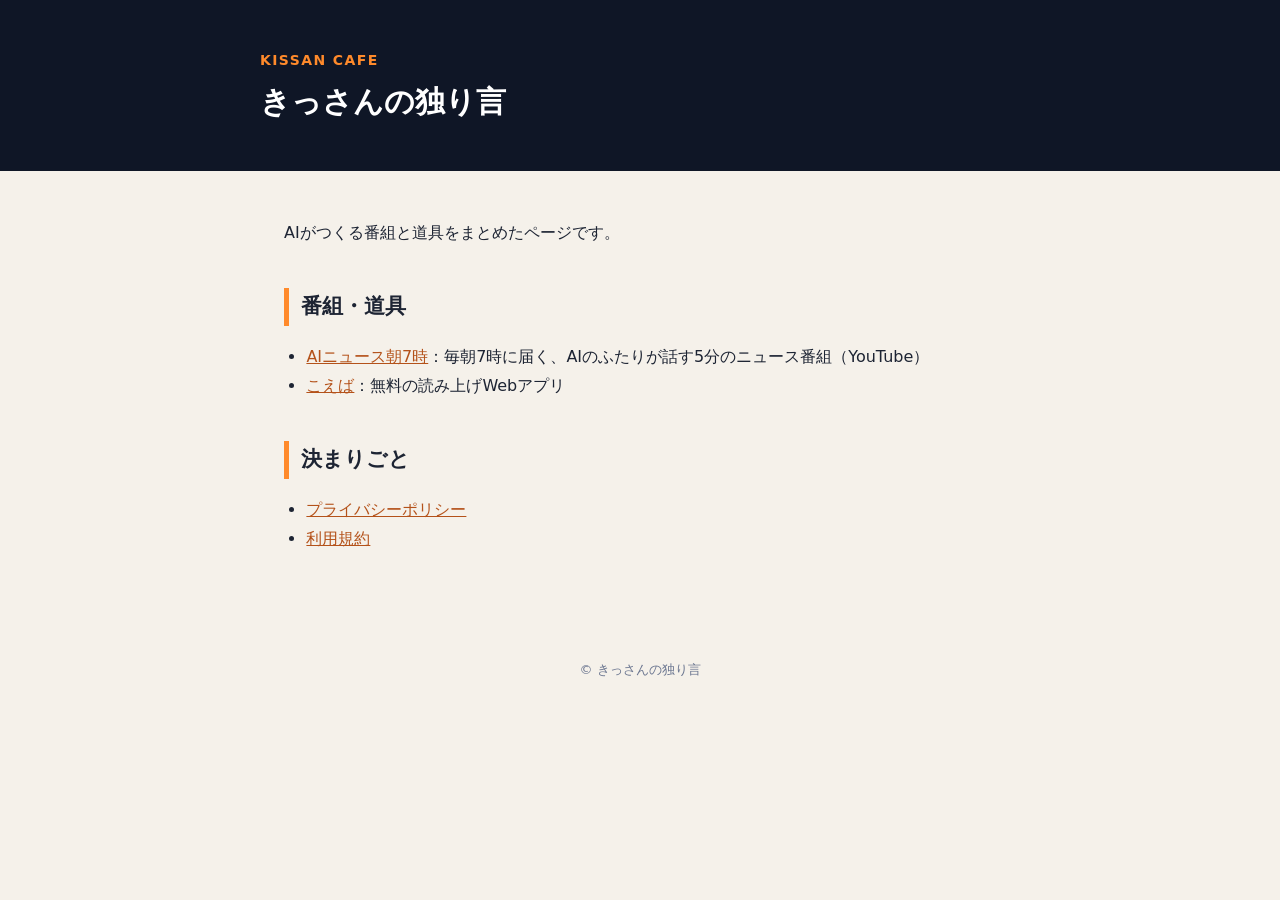
<file: index.html>
<!DOCTYPE html><html lang="ja"><head><meta charset="utf-8"><meta name="viewport" content="width=device-width,initial-scale=1"><title>きっさんの独り言</title><link rel="stylesheet" href="/style.css"></head><body>
<header><div class="in"><p>KISSAN CAFE</p><h1>きっさんの独り言</h1></div></header>
<main>
<p>AIがつくる番組と道具をまとめたページです。</p>
<h2>番組・道具</h2>
<ul>
<li><a href="/ai-news-asa7/">AIニュース朝7時</a>：毎朝7時に届く、AIのふたりが話す5分のニュース番組（YouTube）</li>
<li><a href="https://koeba-567467563570.asia-northeast1.run.app/">こえば</a>：無料の読み上げWebアプリ</li>
</ul>
<h2>決まりごと</h2>
<ul><li><a href="/privacy/">プライバシーポリシー</a></li><li><a href="/terms/">利用規約</a></li></ul>
</main><footer>© きっさんの独り言</footer></body></html>
</file>
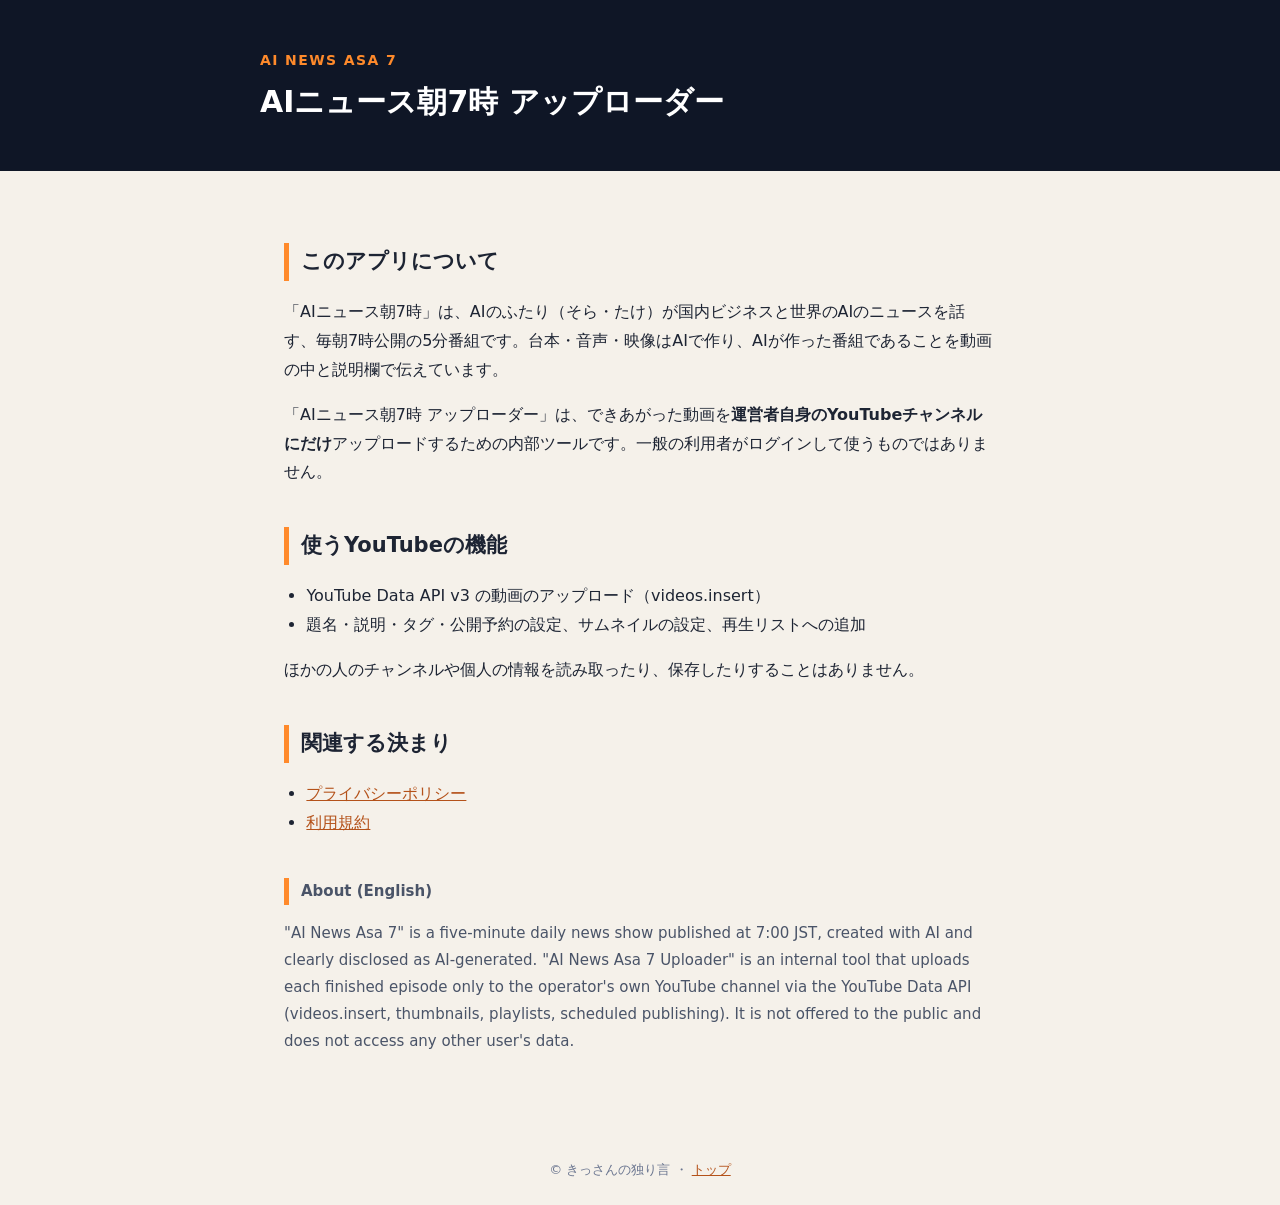
<file: ai-news-asa7/index.html>
<!DOCTYPE html><html lang="ja"><head><meta charset="utf-8"><meta name="viewport" content="width=device-width,initial-scale=1"><title>AIニュース朝7時 アップローダー</title><meta name="description" content="毎朝7時のAIニュース番組を、運営者自身のYouTubeチャンネルへアップロードするための内部ツールです。"><link rel="stylesheet" href="/style.css"></head><body>
<header><div class="in"><p>AI NEWS ASA 7</p><h1>AIニュース朝7時 アップローダー</h1></div></header>
<main>
<h2>このアプリについて</h2>
<p>「AIニュース朝7時」は、AIのふたり（そら・たけ）が国内ビジネスと世界のAIのニュースを話す、毎朝7時公開の5分番組です。台本・音声・映像はAIで作り、AIが作った番組であることを動画の中と説明欄で伝えています。</p>
<p>「AIニュース朝7時 アップローダー」は、できあがった動画を<b>運営者自身のYouTubeチャンネルにだけ</b>アップロードするための内部ツールです。一般の利用者がログインして使うものではありません。</p>
<h2>使うYouTubeの機能</h2>
<ul>
<li>YouTube Data API v3 の動画のアップロード（videos.insert）</li>
<li>題名・説明・タグ・公開予約の設定、サムネイルの設定、再生リストへの追加</li>
</ul>
<p>ほかの人のチャンネルや個人の情報を読み取ったり、保存したりすることはありません。</p>
<h2>関連する決まり</h2>
<ul><li><a href="/privacy/">プライバシーポリシー</a></li><li><a href="/terms/">利用規約</a></li></ul>
<h2 class="en">About (English)</h2>
<p class="en">"AI News Asa 7" is a five-minute daily news show published at 7:00 JST, created with AI and clearly disclosed as AI-generated. "AI News Asa 7 Uploader" is an internal tool that uploads each finished episode only to the operator's own YouTube channel via the YouTube Data API (videos.insert, thumbnails, playlists, scheduled publishing). It is not offered to the public and does not access any other user's data.</p>
</main><footer>© きっさんの独り言 ・ <a href="/">トップ</a></footer></body></html>
</file>
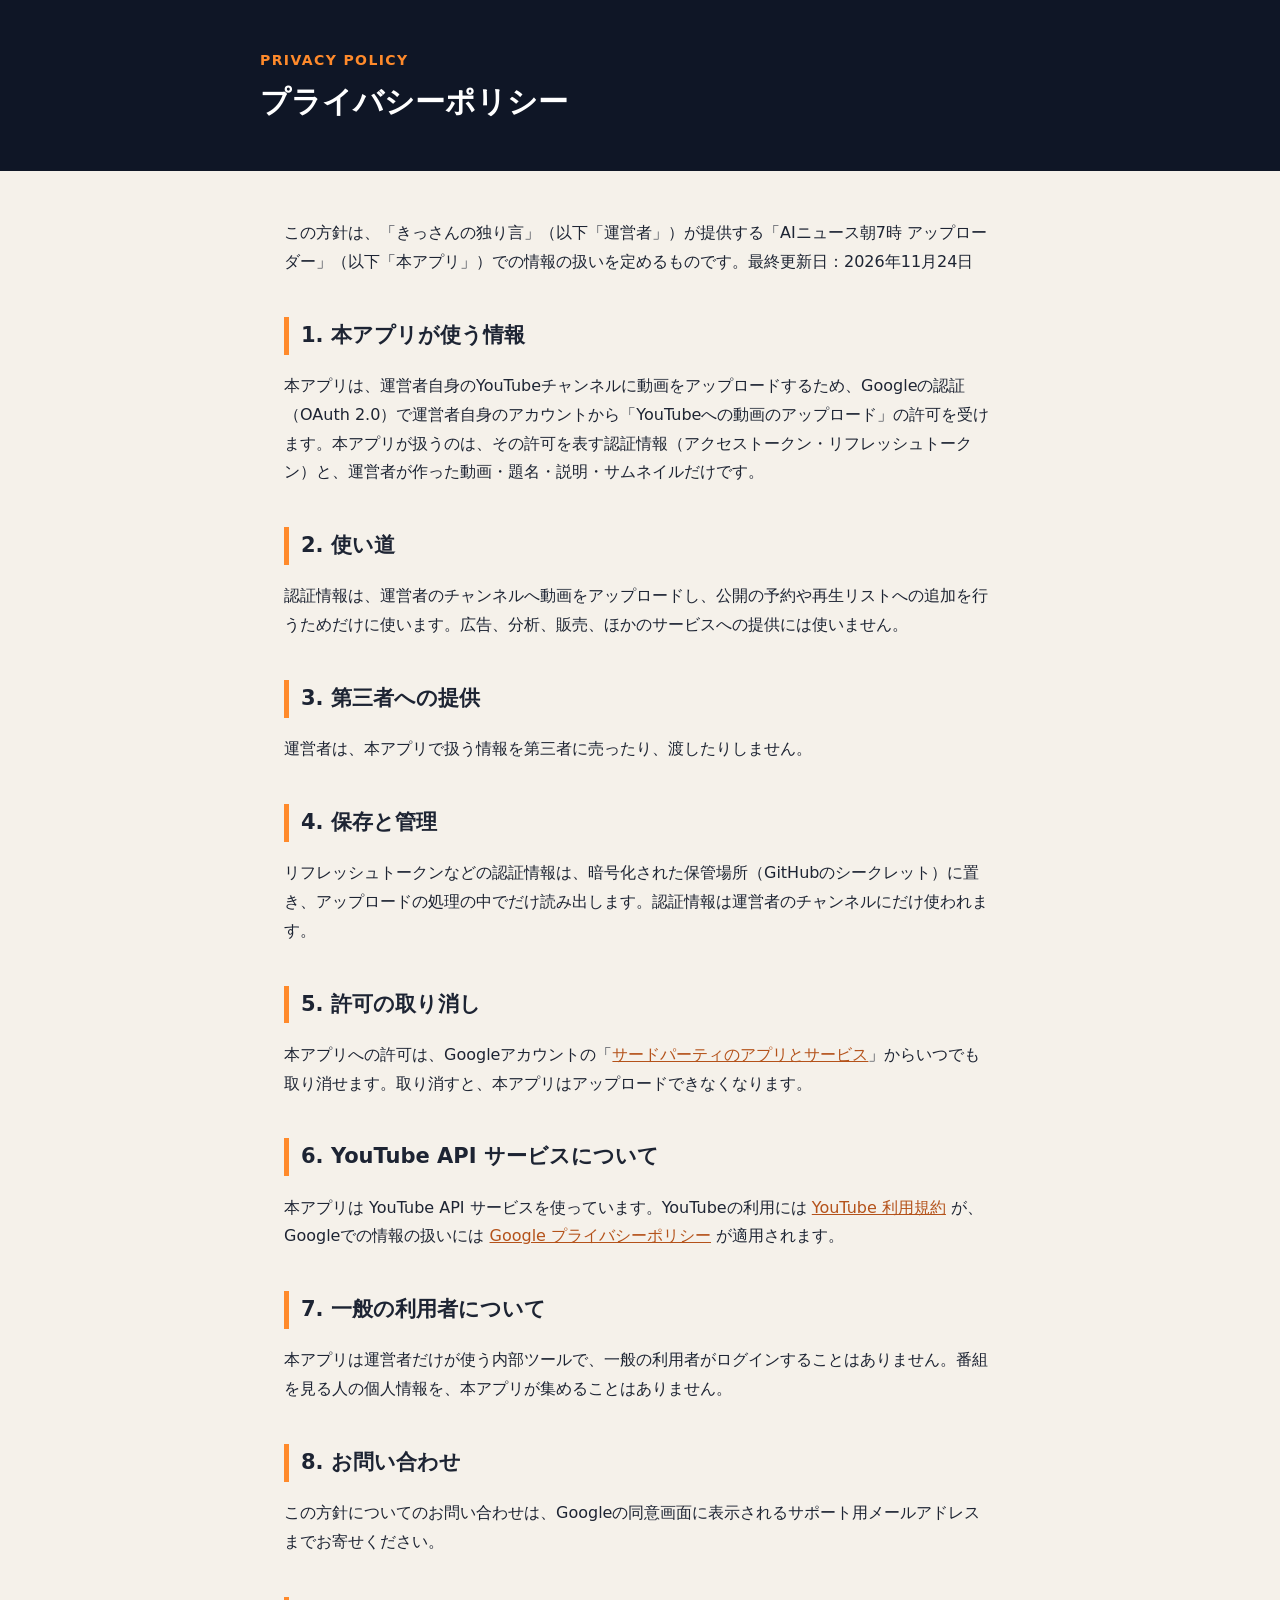
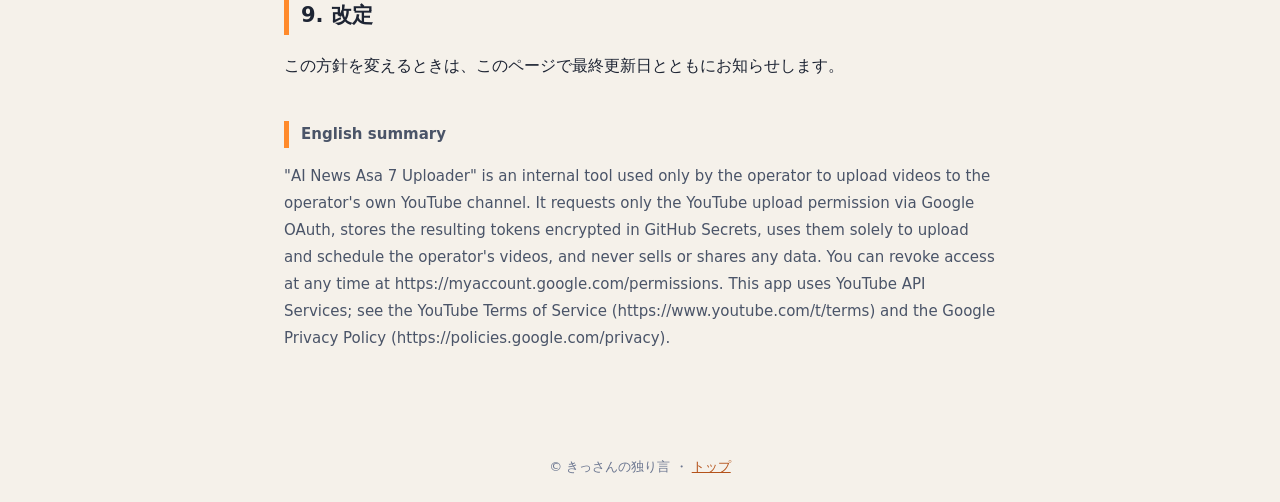
<file: privacy/index.html>
<!DOCTYPE html><html lang="ja"><head><meta charset="utf-8"><meta name="viewport" content="width=device-width,initial-scale=1"><title>プライバシーポリシー｜きっさんの独り言</title><link rel="stylesheet" href="/style.css"></head><body>
<header><div class="in"><p>PRIVACY POLICY</p><h1>プライバシーポリシー</h1></div></header>
<main>
<p>この方針は、「きっさんの独り言」（以下「運営者」）が提供する「AIニュース朝7時 アップローダー」（以下「本アプリ」）での情報の扱いを定めるものです。最終更新日：2026年11月24日</p>
<h2>1. 本アプリが使う情報</h2>
<p>本アプリは、運営者自身のYouTubeチャンネルに動画をアップロードするため、Googleの認証（OAuth 2.0）で運営者自身のアカウントから「YouTubeへの動画のアップロード」の許可を受けます。本アプリが扱うのは、その許可を表す認証情報（アクセストークン・リフレッシュトークン）と、運営者が作った動画・題名・説明・サムネイルだけです。</p>
<h2>2. 使い道</h2>
<p>認証情報は、運営者のチャンネルへ動画をアップロードし、公開の予約や再生リストへの追加を行うためだけに使います。広告、分析、販売、ほかのサービスへの提供には使いません。</p>
<h2>3. 第三者への提供</h2>
<p>運営者は、本アプリで扱う情報を第三者に売ったり、渡したりしません。</p>
<h2>4. 保存と管理</h2>
<p>リフレッシュトークンなどの認証情報は、暗号化された保管場所（GitHubのシークレット）に置き、アップロードの処理の中でだけ読み出します。認証情報は運営者のチャンネルにだけ使われます。</p>
<h2>5. 許可の取り消し</h2>
<p>本アプリへの許可は、Googleアカウントの「<a href="https://myaccount.google.com/permissions">サードパーティのアプリとサービス</a>」からいつでも取り消せます。取り消すと、本アプリはアップロードできなくなります。</p>
<h2>6. YouTube API サービスについて</h2>
<p>本アプリは YouTube API サービスを使っています。YouTubeの利用には <a href="https://www.youtube.com/t/terms">YouTube 利用規約</a> が、Googleでの情報の扱いには <a href="https://policies.google.com/privacy">Google プライバシーポリシー</a> が適用されます。</p>
<h2>7. 一般の利用者について</h2>
<p>本アプリは運営者だけが使う内部ツールで、一般の利用者がログインすることはありません。番組を見る人の個人情報を、本アプリが集めることはありません。</p>
<h2>8. お問い合わせ</h2>
<p>この方針についてのお問い合わせは、Googleの同意画面に表示されるサポート用メールアドレスまでお寄せください。</p>
<h2>9. 改定</h2>
<p>この方針を変えるときは、このページで最終更新日とともにお知らせします。</p>
<h2 class="en">English summary</h2>
<p class="en">"AI News Asa 7 Uploader" is an internal tool used only by the operator to upload videos to the operator's own YouTube channel. It requests only the YouTube upload permission via Google OAuth, stores the resulting tokens encrypted in GitHub Secrets, uses them solely to upload and schedule the operator's videos, and never sells or shares any data. You can revoke access at any time at https://myaccount.google.com/permissions. This app uses YouTube API Services; see the YouTube Terms of Service (https://www.youtube.com/t/terms) and the Google Privacy Policy (https://policies.google.com/privacy).</p>
</main><footer>© きっさんの独り言 ・ <a href="/">トップ</a></footer></body></html>
</file>
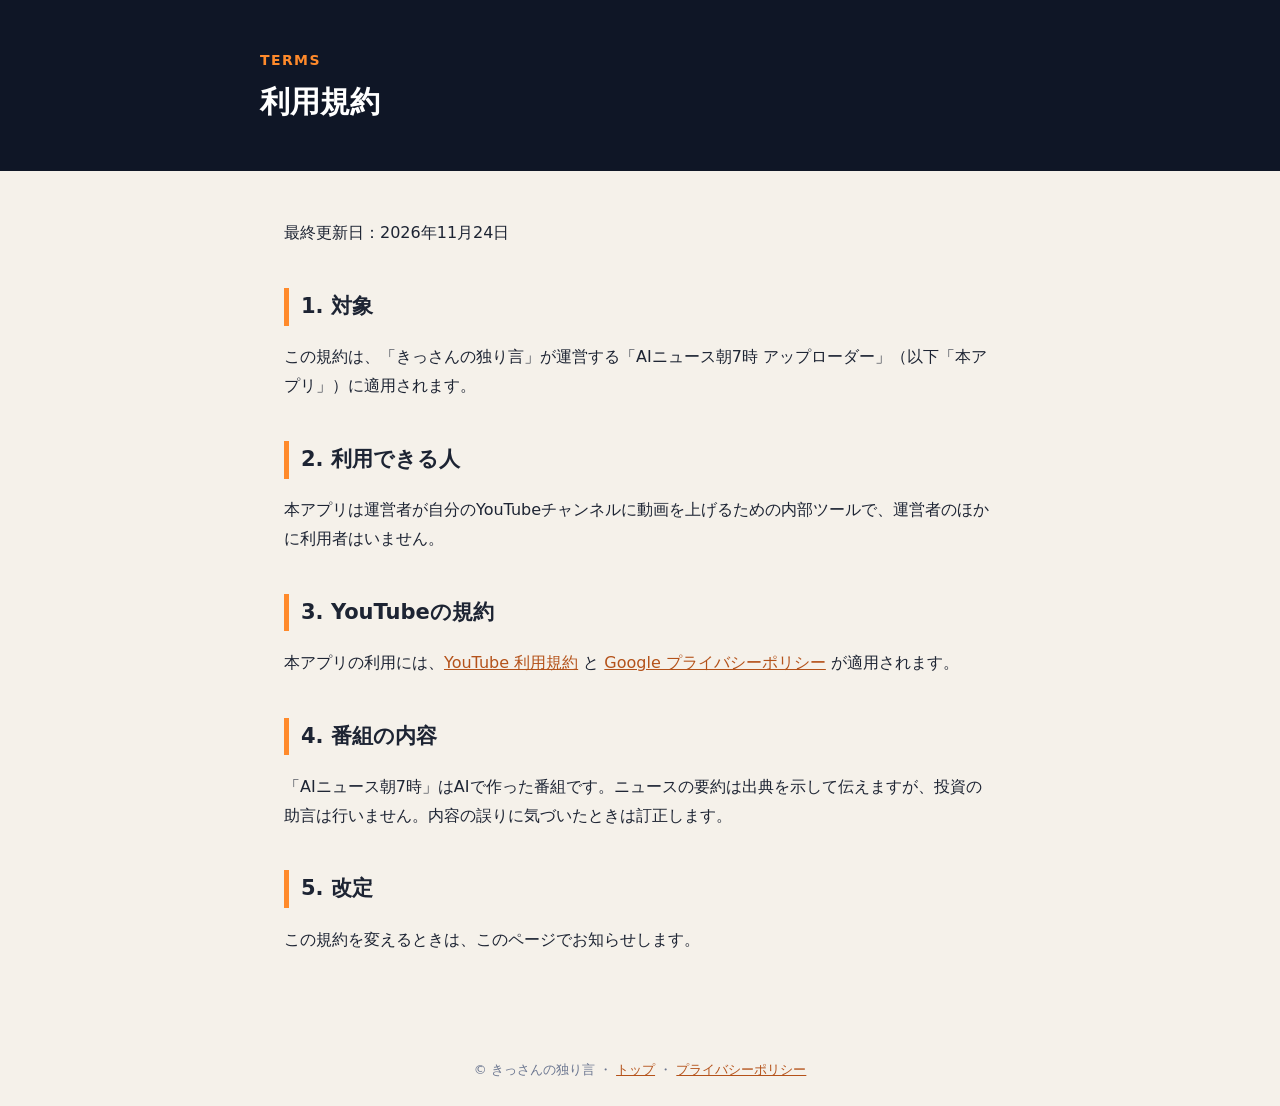
<file: terms/index.html>
<!DOCTYPE html><html lang="ja"><head><meta charset="utf-8"><meta name="viewport" content="width=device-width,initial-scale=1"><title>利用規約｜きっさんの独り言</title><link rel="stylesheet" href="/style.css"></head><body>
<header><div class="in"><p>TERMS</p><h1>利用規約</h1></div></header>
<main>
<p>最終更新日：2026年11月24日</p>
<h2>1. 対象</h2>
<p>この規約は、「きっさんの独り言」が運営する「AIニュース朝7時 アップローダー」（以下「本アプリ」）に適用されます。</p>
<h2>2. 利用できる人</h2>
<p>本アプリは運営者が自分のYouTubeチャンネルに動画を上げるための内部ツールで、運営者のほかに利用者はいません。</p>
<h2>3. YouTubeの規約</h2>
<p>本アプリの利用には、<a href="https://www.youtube.com/t/terms">YouTube 利用規約</a> と <a href="https://policies.google.com/privacy">Google プライバシーポリシー</a> が適用されます。</p>
<h2>4. 番組の内容</h2>
<p>「AIニュース朝7時」はAIで作った番組です。ニュースの要約は出典を示して伝えますが、投資の助言は行いません。内容の誤りに気づいたときは訂正します。</p>
<h2>5. 改定</h2>
<p>この規約を変えるときは、このページでお知らせします。</p>
</main><footer>© きっさんの独り言 ・ <a href="/">トップ</a> ・ <a href="/privacy/">プライバシーポリシー</a></footer></body></html>
</file>
<file: style.css>
:root{--ink:#0f1626;--orange:#ff8a2b;--paper:#f5f1ea;--text:#1d2433}
*{box-sizing:border-box}body{margin:0;font-family:"Hiragino Sans","Noto Sans JP",system-ui,sans-serif;background:var(--paper);color:var(--text);line-height:1.8}
header{background:var(--ink);color:#fff;padding:48px 24px}header .in,main{max-width:760px;margin:0 auto}
header p{margin:0;color:var(--orange);font-weight:700;letter-spacing:.1em;font-size:14px}header h1{margin:8px 0 0;font-size:30px;line-height:1.4}
main{padding:32px 24px 64px}h2{font-size:21px;border-left:5px solid var(--orange);padding-left:12px;margin-top:40px}
a{color:#b4521a}footer{text-align:center;font-size:13px;color:#6b7690;padding:24px}
.en{color:#4a5468;font-size:15px}ul{padding-left:1.4em}
</file>
